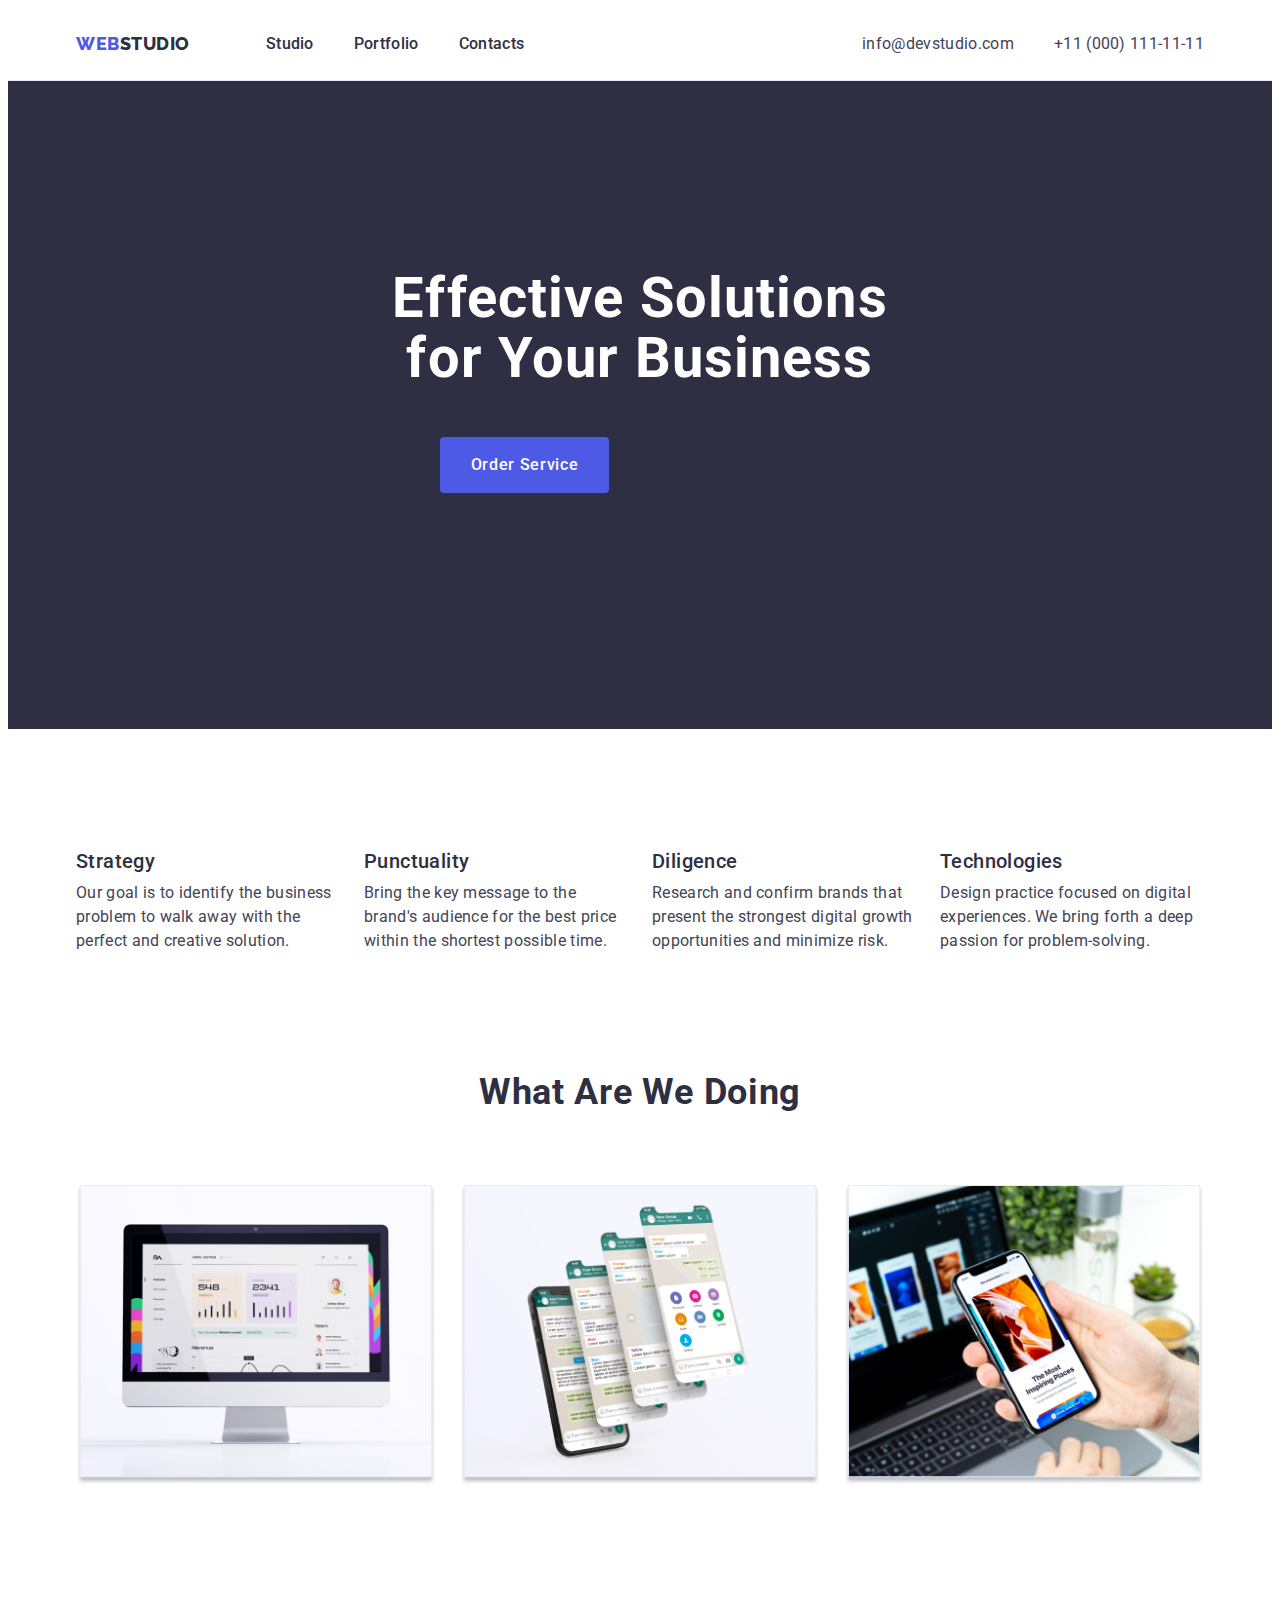
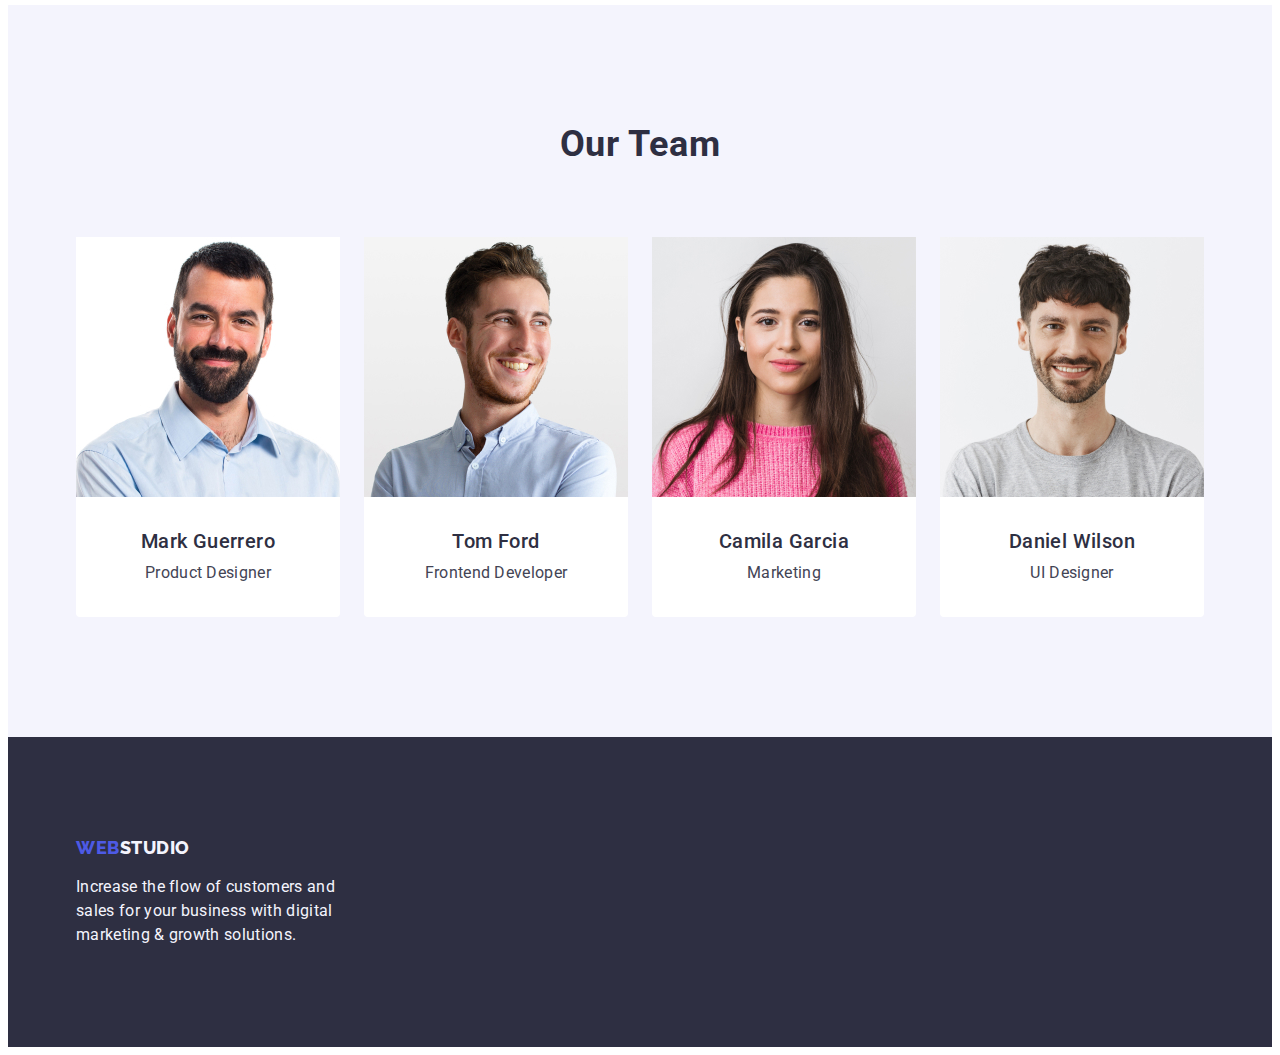
<file: index.html>
<!DOCTYPE html>
<html lang="en">
  <head>
    <meta charset="UTF-8" />
    <meta http-equiv="X-UA-Compatible" content="IE=edge" />
    <meta name="viewport" content="width=device-width, initial-scale=1.0" />
    <link rel="preconnect" href="https://fonts.googleapis.com" />
    <link rel="preconnect" href="https://fonts.gstatic.com" crossorigin />
    <link
      href="https://fonts.googleapis.com/css2?family=Roboto:wght@400;500;700&display=swap"
      rel="stylesheet"
    />
    <link
      href="https://fonts.googleapis.com/css2?family=Raleway:wght@800&display=swap"
      rel="stylesheet"
    />
    <title>My GoIT</title>
    <link
      rel="stylesheet"
      href="https://cdnjs.cloudflare.com/ajax/libs/modern-normalize/2.0.0/modern-normalize.min.css"
      integrity="sha512-4xo8blKMVCiXpTaLzQSLSw3KFOVPWhm/TRtuPVc4WG6kUgjH6J03IBuG7JZPkcWMxJ5huwaBpOpnwYElP/m6wg=="
      crossorigin="anonymous"
      referrerpolicy="no-referrer"
    />
    <link rel="stylesheet" href="./css/style.css" />
  </head>
  <body>
    <header class="header">
      <div class="container header-container">
        <nav class="header-nav">
          <a href="./index.html" class="header-logo link"
            >Web<span class="nav-head-log">Studio</span>
          </a>
          <ul class="list nav-list">
            <li class="header-top-list">
              <a href="./index.html" class="header-top-links link">Studio</a>
            </li>
            <li class="header-top-list">
              <a href="./portfolio.html" class="header-top-links link"
                >Portfolio</a
              >
            </li>
            <li class="header-top-list">
              <a href="" class="header-top-links link">Contacts</a>
            </li>
          </ul>

          <!-- Contacts -->
        </nav>
        <address class="address">
          <ul class="address-cont list">
            <li class="address-cont-list">
              <a class="address-cont-mail link" href="mailto:info@devstudio.com"
                >info@devstudio.com</a
              >
            </li>
            <li class="address-cont-list">
              <a class="address-cont-mail link" href="tel:+110001111111"
                >+11 (000) 111-11-11</a
              >
            </li>
          </ul>
        </address>
      </div>
    </header>
    <!-- Huge picture with text-->
    <main class="main">
      <!-- button -->

      <section id="home" class="hero">
        <div class="container hero-content">
          <h1 class="hero-title">Effective Solutions for Your Business</h1>
          <button type="button" class="hero-button button-hero">
            Order Service
          </button>
        </div>
      </section>

      <section class="plan">
        <div class="container plan-cont">
          <h2 class="visually-hidden">Plan</h2>
          <ul class="list plan-list">
            <!-- Description of our team/responsibilities -->
            <li class="ourteam-list list">
              <h3 class="ourteam-plan-list">Strategy</h3>
              <p class="ourteam-list-text">
                Our goal is to identify the business problem to walk away with
                the perfect and creative solution.
              </p>
            </li>
            <li class="ourteam-list list">
              <h3 class="ourteam-plan-list">Punctuality</h3>
              <p class="ourteam-list-text">
                Bring the key message to the brand's audience for the best price
                within the shortest possible time.
              </p>
            </li>
            <li class="ourteam-list list">
              <h3 class="ourteam-plan-list">Diligence</h3>
              <p class="ourteam-list-text">
                Research and confirm brands that present the strongest digital
                growth opportunities and minimize risk.
              </p>
            </li>
            <li class="ourteam-list list">
              <h3 class="ourteam-plan-list">Technologies</h3>
              <p class="ourteam-list-text">
                Design practice focused on digital experiences. We bring forth a
                deep passion for problem-solving.
              </p>
            </li>
          </ul>
        </div>
      </section>
      <section class="ourinfo">
        <div class="container">
          <!-- How cool we are -->
          <h2 class="our-info list">What are we doing</h2>
          <ul class="list ourinfo-cont">
            <li class="ourinfo-list">
              <img
                src="./images/macbook.jpg"
                alt="MacBook"
                width="360"
                height="300"
              />
            </li>
            <li class="ourinfo-list">
              <img
                src="./images/iphones.jpg"
                alt="4 iphone"
                width="360"
                height="300"
              />
            </li>
            <li class="ourinfo-list">
              <img
                src="./images/iphone.jpg"
                alt="iphone"
                width="360"
                height="300"
              />
            </li>
          </ul>
        </div>
      </section>
      <section class="section-ourteam">
        <div class="container">
          <!-- Our team -->
          <h2 class="our-info list">Our Team</h2>
          <ul class="list our-infoteam">
            <li class="infolist">
              <img
                src="./images/beard.jpg"
                alt="Beard"
                width="264"
                height="260"
              />
              <div class="container infolist-cont">
                <h3 class="our-info-name">Mark Guerrero</h3>
                <p class="our-info-position">Product Designer</p>
              </div>
            </li>

            <li class="infolist">
              <img
                src="./images/smiley.jpg"
                alt="Smiley"
                width="264"
                height="260"
              />
              <div class="container infolist-cont">
                <h3 class="our-info-name">Tom Ford</h3>
                <p class="our-info-position">Frontend Developer</p>
              </div>
            </li>
            <li class="infolist">
              <img
                src="./images/pinkgirl.jpg"
                alt="Girl"
                width="264"
                height="260"
              />
              <div class="container infolist-cont">
                <h3 class="our-info-name">Camila Garcia</h3>
                <p class="our-info-position">Marketing</p>
              </div>
            </li>
            <li class="infolist">
              <img
                src="./images/youngbeard.jpg"
                alt="Young"
                width="264"
                height="260"
              />
              <div class="container infolist-cont">
                <h3 class="our-info-name">Daniel Wilson</h3>
                <p class="our-info-position">UI Designer</p>
              </div>
            </li>
          </ul>
        </div>
      </section>
    </main>
    <!-- Footer with info -->
    <footer class="footer">
      <div class="container">
        <a href="./index.html" class="footer-logo-link link"
          >Web<span class="footer-link">Studio</span>
        </a>
        <p class="footer-logo-text">
          Increase the flow of customers and sales for your business with
          digital marketing & growth solutions.
        </p>
      </div>
    </footer>
  </body>
</html>
</file>
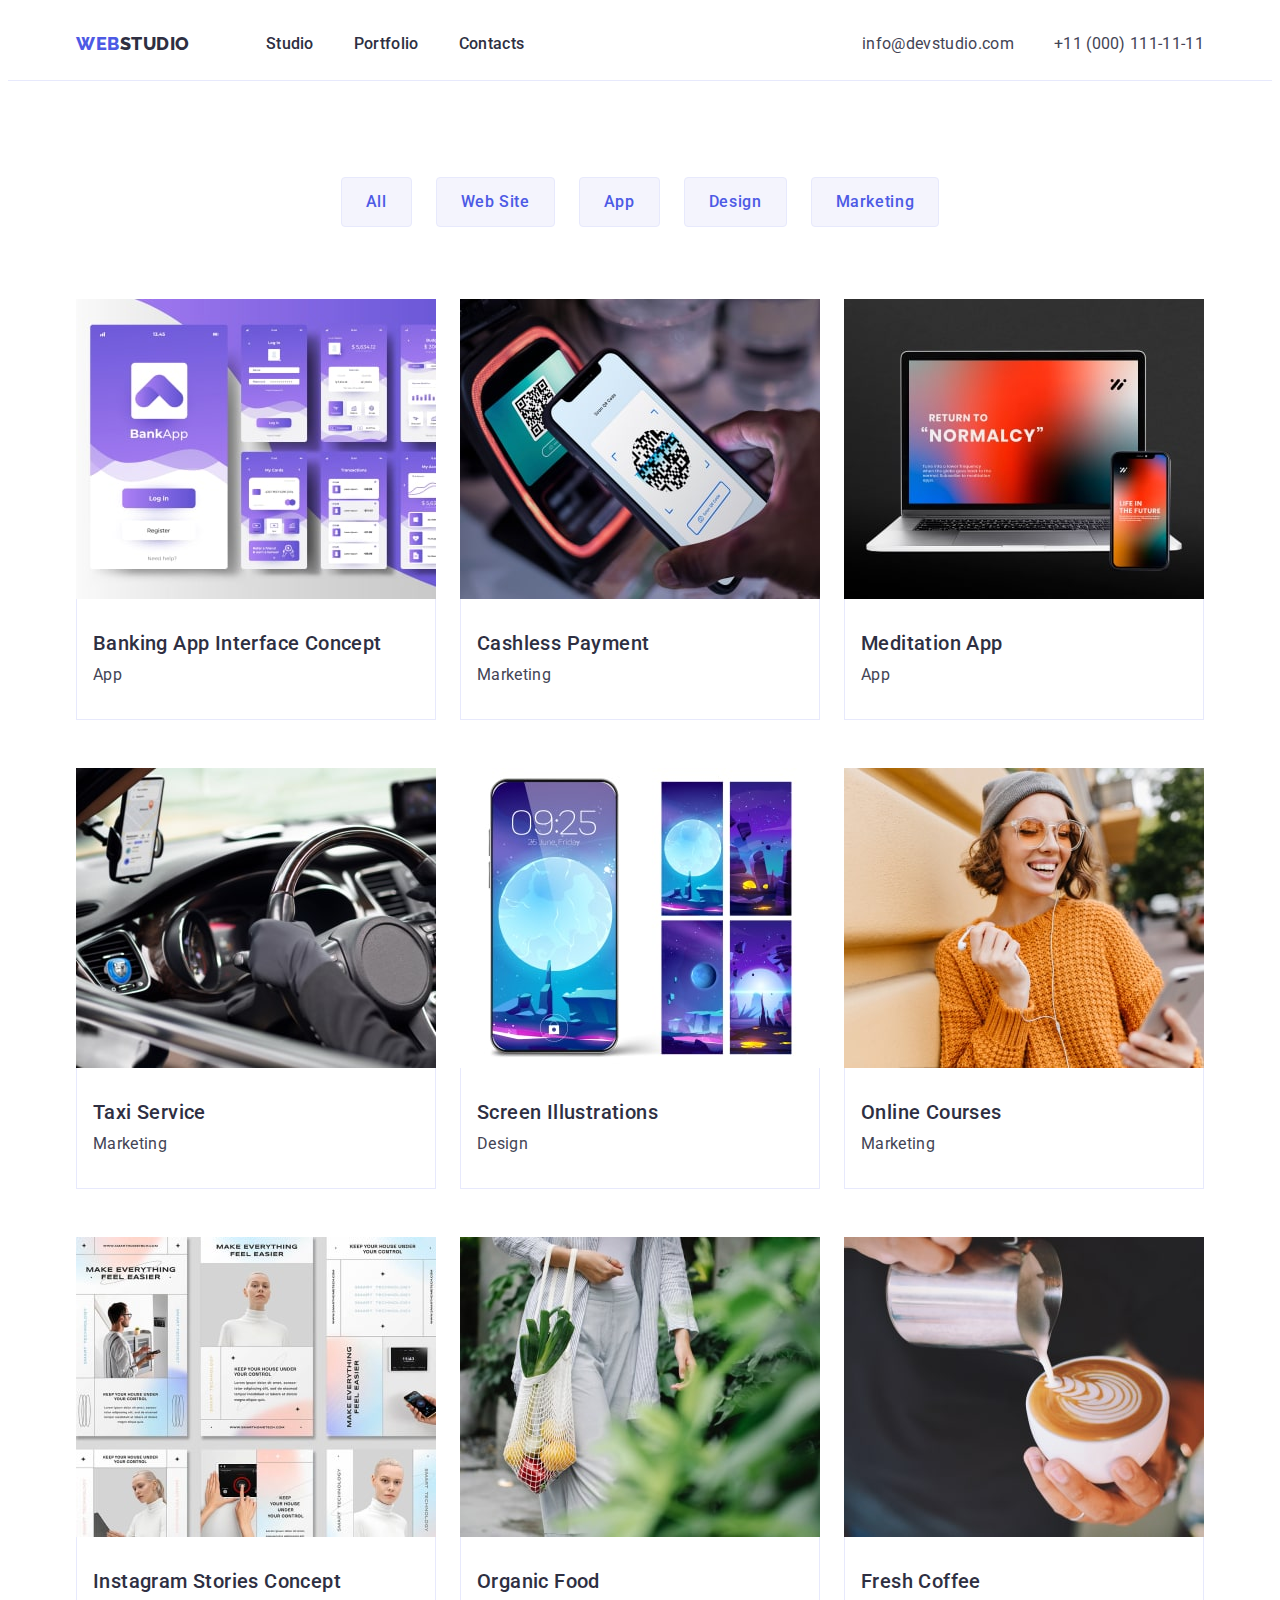
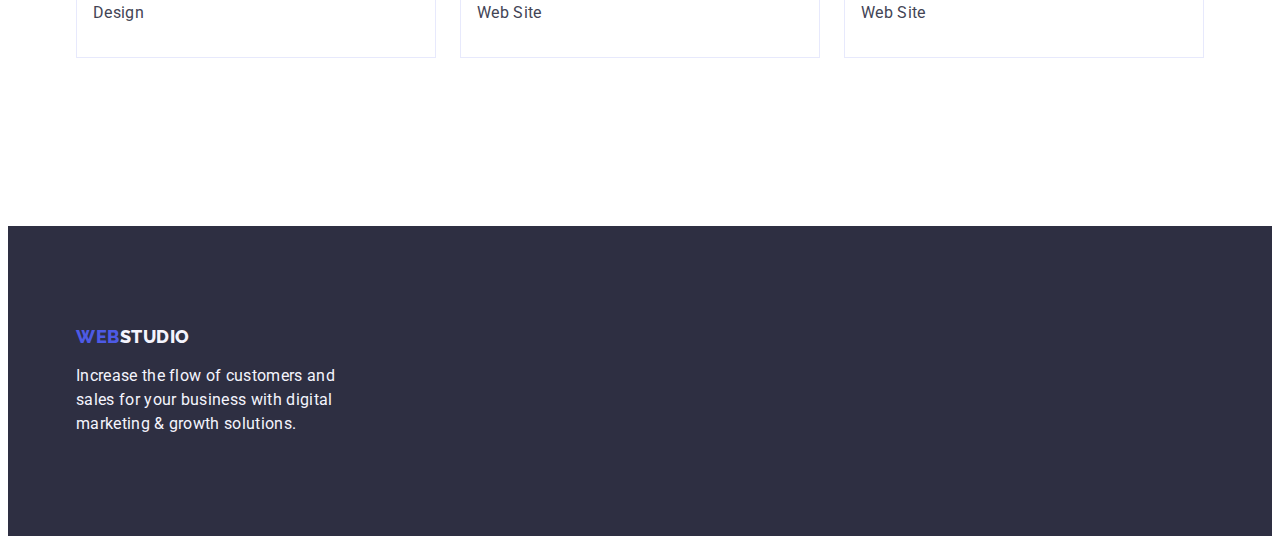
<file: portfolio.html>
<!DOCTYPE html>
<html lang="en">
  <head>
    <meta charset="UTF-8" />
    <meta http-equiv="X-UA-Compatible" content="IE=edge" />
    <meta name="viewport" content="width=device-width, initial-scale=1.0" />
    <link rel="preconnect" href="https://fonts.googleapis.com" />
    <link rel="preconnect" href="https://fonts.gstatic.com" crossorigin />
    <link
      href="https://fonts.googleapis.com/css2?family=Roboto:wght@400;500;700&display=swap"
      rel="stylesheet"
    />
    <link
      href="https://fonts.googleapis.com/css2?family=Raleway:wght@800&display=swap"
      rel="stylesheet"
    />
    <title>Portfolio</title>
    <link
      rel="stylesheet"
      href="https://cdnjs.cloudflare.com/ajax/libs/modern-normalize/2.0.0/modern-normalize.min.css"
      integrity="sha512-4xo8blKMVCiXpTaLzQSLSw3KFOVPWhm/TRtuPVc4WG6kUgjH6J03IBuG7JZPkcWMxJ5huwaBpOpnwYElP/m6wg=="
      crossorigin="anonymous"
      referrerpolicy="no-referrer"
    />
    <link rel="stylesheet" href="./css/style.css" />
  </head>
  <body>
    <!-- Top links -->

    <header class="header">
      <div class="container header-container">
        <nav class="header-nav">
          <a href="./index.html" class="header-logo link"
            >Web<span class="nav-head-log">Studio</span>
          </a>
          <ul class="list nav-list">
            <li class="header-top-list">
              <a href="./index.html" class="header-top-links link">Studio</a>
            </li>
            <li class="header-top-list">
              <a href="./portfolio.html" class="header-top-links link"
                >Portfolio</a
              >
            </li>
            <li class="header-top-list">
              <a href="" class="header-top-links link">Contacts</a>
            </li>
          </ul>
        </nav>

        <!-- Contacts -->

        <address class="address">
          <ul class="address-cont list">
            <li class="address-cont-list">
              <a class="address-cont-mail link" href="mailto:info@devstudio.com"
                >info@devstudio.com</a
              >
            </li>
            <li class="address-cont-list">
              <a class="address-cont-mail link" href="tel:+110001111111"
                >+11 (000) 111-11-11</a
              >
            </li>
          </ul>
        </address>
      </div>
    </header>
    <main>
      <section class="portfolio-main">
        <div class="container">
          <h1 class="visually-hidden">Main Buttons</h1>
          <ul class="list portfolio-cont">
            <li class="bttns">
              <button type="button" class="bttns-name">All</button>
            </li>
            <li class="bttns">
              <button type="button" class="bttns-name">Web Site</button>
            </li>
            <li class="bttns">
              <button type="button" class="bttns-name">App</button>
            </li>
            <li class="bttns">
              <button type="button" class="bttns-name">Design</button>
            </li>
            <li class="bttns">
              <button type="button" class="bttns-name">Marketing</button>
            </li>
          </ul>
          <ul class="list just-row">
            <li class="portf-list">
              <a href="" class="link">
                <img
                  src="./images/purple.jpg"
                  alt="Purple"
                  width="360"
                  height="300"
                />
                <div class="cont-apps">
                  <h2 class="ourteam-plan-list">
                    Banking App Interface Concept
                  </h2>
                  <p class="ourteam-list-text">App</p>
                </div>
              </a>
            </li>

            <li class="portf-list">
              <a href="" class="link">
                <img
                  src="./images/payment.jpg"
                  alt="payment"
                  width="360"
                  height="300"
                />
                <div class="cont-apps">
                  <h2 class="ourteam-plan-list">Cashless Payment</h2>
                  <p class="ourteam-list-text">Marketing</p>
                </div>
              </a>
            </li>

            <li class="portf-list">
              <a href="" class="link">
                <img
                  src="./images/macbookiphone.jpg"
                  alt="macbook iphone"
                  width="360"
                  height="300"
                />
                <div class="cont-apps">
                  <h2 class="ourteam-plan-list">Meditation App</h2>
                  <p class="ourteam-list-text">App</p>
                </div>
              </a>
            </li>

            <li class="portf-list">
              <a href="" class="link">
                <img
                  src="./images/car.jpg"
                  alt="taxid river"
                  width="360"
                  height="300"
                />
                <div class="cont-apps">
                  <h2 class="ourteam-plan-list">Taxi Service</h2>
                  <p class="ourteam-list-text">Marketing</p>
                </div>
              </a>
            </li>

            <li class="portf-list">
              <a href="" class="link">
                <img
                  src="./images/cosmos.jpg"
                  alt="display screenshot"
                  width="360"
                  height="300"
                />
                <div class="cont-apps">
                  <h2 class="ourteam-plan-list">Screen Illustrations</h2>
                  <p class="ourteam-list-text">Design</p>
                </div>
              </a>
            </li>

            <li class="portf-list">
              <a href="" class="link">
                <img
                  src="./images/orangesweater.jpg"
                  alt="girl in orange"
                  width="360"
                  height="300"
                />
                <div class="cont-apps">
                  <h2 class="ourteam-plan-list">Online Courses</h2>
                  <p class="ourteam-list-text">Marketing</p>
                </div>
              </a>
            </li>
            <li class="portf-list">
              <a href="" class="link">
                <img
                  src="./images/screenshots.jpg"
                  alt="several screenshots"
                  width="360"
                  height="300"
                />
                <div class="cont-apps">
                  <h2 class="ourteam-plan-list">Instagram Stories Concept</h2>
                  <p class="ourteam-list-text">Design</p>
                </div>
              </a>
            </li>

            <li class="portf-list">
              <a href="" class="link">
                <img
                  src="./images/vegetables.jpg"
                  alt="woman with vegetables"
                  width="360"
                  height="300"
                />
                <div class="cont-apps">
                  <h2 class="ourteam-plan-list">Organic Food</h2>
                  <p class="ourteam-list-text">Web Site</p>
                </div>
              </a>
            </li>

            <li class="portf-list">
              <a href="" class="link">
                <img
                  src="./images/coffee.jpg"
                  alt="a cup of coffee"
                  width="360"
                  height="300"
                />
                <div class="cont-apps">
                  <h2 class="ourteam-plan-list">Fresh Coffee</h2>
                  <p class="ourteam-list-text">Web Site</p>
                </div>
              </a>
            </li>
          </ul>
        </div>
      </section>
    </main>
    <footer class="footer">
      <div class="container">
        <a href="./index.html" class="footer-logo-link link"
          >Web<span class="footer-link">Studio</span>
        </a>
        <p class="footer-logo-text">
          Increase the flow of customers and sales for your business with
          digital marketing & growth solutions.
        </p>
      </div>
    </footer>
  </body>
</html>
</file>
<file: css/style.css>
body {
  font-family: "Roboto", sans-serif;
  color: #434455;
  background-color: var(--main_color);
}

img {
  display: block;
}

a {
  text-decoration: none;
}

ul {
  list-style-type: none;
}

p,
h1,
h2,
h3 {
  margin-top: 0;
  margin-bottom: 0;
}

ul {
  list-style-type: none;
  margin-top: 0;
  margin-bottom: 0;
  padding-left: 0;
}

.link {
  text-decoration: none;
}

.list {
  list-style: none;
  padding: 0;
  margin: 0;
}

.container {
  max-width: 1158px;
  margin: 0 auto;
  padding: 0 15px 0 15px;
}

:root {
  --main_color: #ffffff;
  --color: #2e2f42;
  --web-color: #4d5ae5;
  --foot-par: #f4f4fd;
  --portfolio: #434455;
}

*,
*::before,
*::after {
  box-sizing: border-box;
}

/**----------------HEADER-------------**/

.header {
  border-bottom: 1px solid #e7e9fc;
}

.header-container {
  display: flex;
  align-items: center;
}

.header-nav {
  display: flex;
  align-items: center;
}

.nav-list {
  display: flex;
  align-items: center;
  gap: 40px;
}

.header-logo {
  font-family: "Raleway", sans-serif;
  font-weight: 800;
  font-size: 18px;
  line-height: 1.17;
  letter-spacing: 0.03em;
  color: var(--web-color);
  text-transform: uppercase;
  padding: 24px 0;
  display: inline-block;
  margin-right: 76px;
}

.header-top-list {
  padding: 24px 0;
}

.nav-head-log {
  color: var(--color);
}

.header-top-links {
  font-weight: 500;
  font-size: 16px;
  line-height: 1.5;
  color: var(--color);
  letter-spacing: 0.02em;
  padding: 24px 0;
}

.header-top-links:hover,
.header-top-links:focus {
  color: #404bbf;
}

.header-top-links span {
  color: #2e2f42;
}

.header-top-links:active {
  color: #404bbf;
}

/**----------------ADDRESS-------------**/

.address {
  font-style: normal;
  margin-left: auto;
}

.address-cont {
  display: flex;
  align-items: center;
  gap: 40px;
}

.address-cont-mail {
  font-weight: 400;
  font-size: 16px;
  line-height: 1.5;
  letter-spacing: 0.02em;
  color: #434455;
}

.address-cont-mail:hover,
.address-cont-mail:focus {
  color: #404bbf;
}

.address-cont-mail:active {
  color: #404bbf;
}

.address-cont-phone:hover,
.address-cont-phone:focus {
  color: #404bbf;
}

/**----------------HERO-------------**/

.hero {
  background: #2e2f42;
  padding: 188px 0;
  align-items: center;
  display: flex;
  text-align: center;
}

.hero-content {
  align-items: center;
  justify-content: center;
}

.hero-title {
  font-family: "Roboto";
  font-style: normal;
  font-weight: 700;
  font-size: 56px;
  line-height: 1.07;
  text-align: center;
  letter-spacing: 0.02em;
  color: #ffffff;
  max-width: 496px;
}

/**----------------BUTTON-------------**/

.hero-button {
  font-family: inherit;
  font-weight: 500;
  font-size: 16px;
  line-height: 1.5;
  letter-spacing: 0.04em;
  color: #ffffff;
}

.button-hero {
  display: block;
  min-width: 169px;
  height: 56px;
  border: none;
  background: #4d5ae5;
  border-radius: 4px;
  cursor: pointer;
  margin: 48px;
}

.hero-button:hover {
  background: #404bbf;
}

.hero-button:focus {
  background-color: #404bbf;
}

/**----------------OUR TEAM-------------**/

.plan {
  display: flex;
  gap: 24px;
  padding: 120px 0;
}

.plan-list {
  display: flex;
  gap: 24px;
}

.visually-hidden {
  position: absolute;
  width: 1px;
  height: 1px;
  margin: -1px;
  border: 0;
  padding: 0;
  white-space: nowrap;
  clip-path: inset(100%);
  clip: rect(0 0 0 0);
  overflow: hidden;
}

.ourteam-list {
  width: calc((100% - 72px) / 4);
}

.ourteam-plan-list {
  font-weight: 500;
  font-size: 20px;
  line-height: 1.2;
  letter-spacing: 0.02em;
  color: #2e2f42;
  margin-bottom: 8px;
}
.ourteam-list-text {
  font-weight: 400;
  font-size: 16px;
  line-height: 1.5;
  letter-spacing: 0.02em;
  color: #434455;
}

/**----------------OUR INFO-------------**/

.ourinfo {
  padding-bottom: 120px;
}

.section-ourteam {
  padding: 120px 0;
}

.ourinfo-cont {
  display: flex;
  gap: 24px;
}

.our-infoteam {
  display: flex;
  gap: 24px;
}

.ourinfo-list {
  width: calc((100% - 48px) / 3);
}

.section-ourteam {
  background-color: #f4f4fd;
}

.infolist {
  background-color: #ffffff;
  width: calc((100% - 72px) / 4);
  border-radius: 0px 0px 4px 4px;
}

.infolist-cont {
  padding: 32px 16px;
}

.our-info {
  font-weight: 700;
  font-size: 36px;
  line-height: 1.11;
  text-align: center;
  letter-spacing: 0.02em;
  text-transform: capitalize;
  color: #2e2f42;
  margin-bottom: 72px;
}

.our-info-name {
  font-weight: 500;
  font-size: 20px;
  line-height: 1.2;
  letter-spacing: 0.02em;
  color: #2e2f42;
  text-align: center;
  margin-bottom: 8px;
}
.our-info-position {
  font-weight: 400;
  font-size: 16px;
  line-height: 1.5;
  letter-spacing: 0.02em;
  color: #434455;
  text-align: center;
}

/**----------------FOOTER-------------**/

.footer {
  background-color: var(--color);
  padding: 100px 0 100px;
}

.footer-logo-link {
  font-family: "Raleway", sans-serif;
  font-weight: 800;
  font-size: 18px;
  line-height: 1.17;
  letter-spacing: 0.03em;
  color: var(--web-color);
  text-transform: uppercase;
  display: inline-block;
  margin-bottom: 16px;
}

.footer-link {
  font-family: "Raleway";
  font-style: normal;
  font-weight: 800;
  font-size: 18px;
  line-height: 1.16;
  letter-spacing: 0.03em;
  color: #f4f4fd;
}

.footer-logo-text {
  font-weight: 400;
  font-size: 16px;
  line-height: 1.5;
  letter-spacing: 0.02em;
  color: var(--foot-par);
  max-width: 264px;
}

/**-------------PORTFOLIO---------------**/

.portfolio-main {
  padding: 96px 0 120px 0;
}

.portfolio-cont {
  display: flex;
  justify-content: center;
  gap: 24px;
  margin-bottom: 72px;
}

.just-row {
  display: flex;
  flex-wrap: wrap;
  column-gap: 24px;
  row-gap: 48px;
  margin-bottom: 48px;
}

.portf-list {
  width: calc((100% - 48px) / 3);
}

.cont-apps {
  padding: 32px 16px;
  border: 1px solid #e7e9fc;
  border-top: none;
}

.bttns-name {
  font-family: "Roboto", sans-serif;
  font-weight: 500;
  font-size: 16px;
  line-height: 1.5;
  letter-spacing: 0.04em;
  cursor: pointer;
  color: var(--web-color);
  background: var(--foot-par);
  padding: 12px 24px 12px;
  border: 1px solid #e7e9fc;
  border-radius: 4px;
}

.bttns-name:hover,
.bttns-name:focus {
  color: #ffffff;
  border: 1px solid transparent;
}

.bttns-name:hover,
.bttns-name:focus {
  background: #404bbf;
  border: 1px solid transparent;
}

.ourteam-plan-list {
  font-weight: 500;
  font-size: 20px;
  line-height: 1.2;
  letter-spacing: 0.02em;
  color: var(--color);
  margin-bottom: 8px;
}

.ourteam-list-text {
  font-weight: 400;
  font-size: 16px;
  line-height: 1.5;
  letter-spacing: 0.02em;
  color: var(--portfolio);
}
</file>
